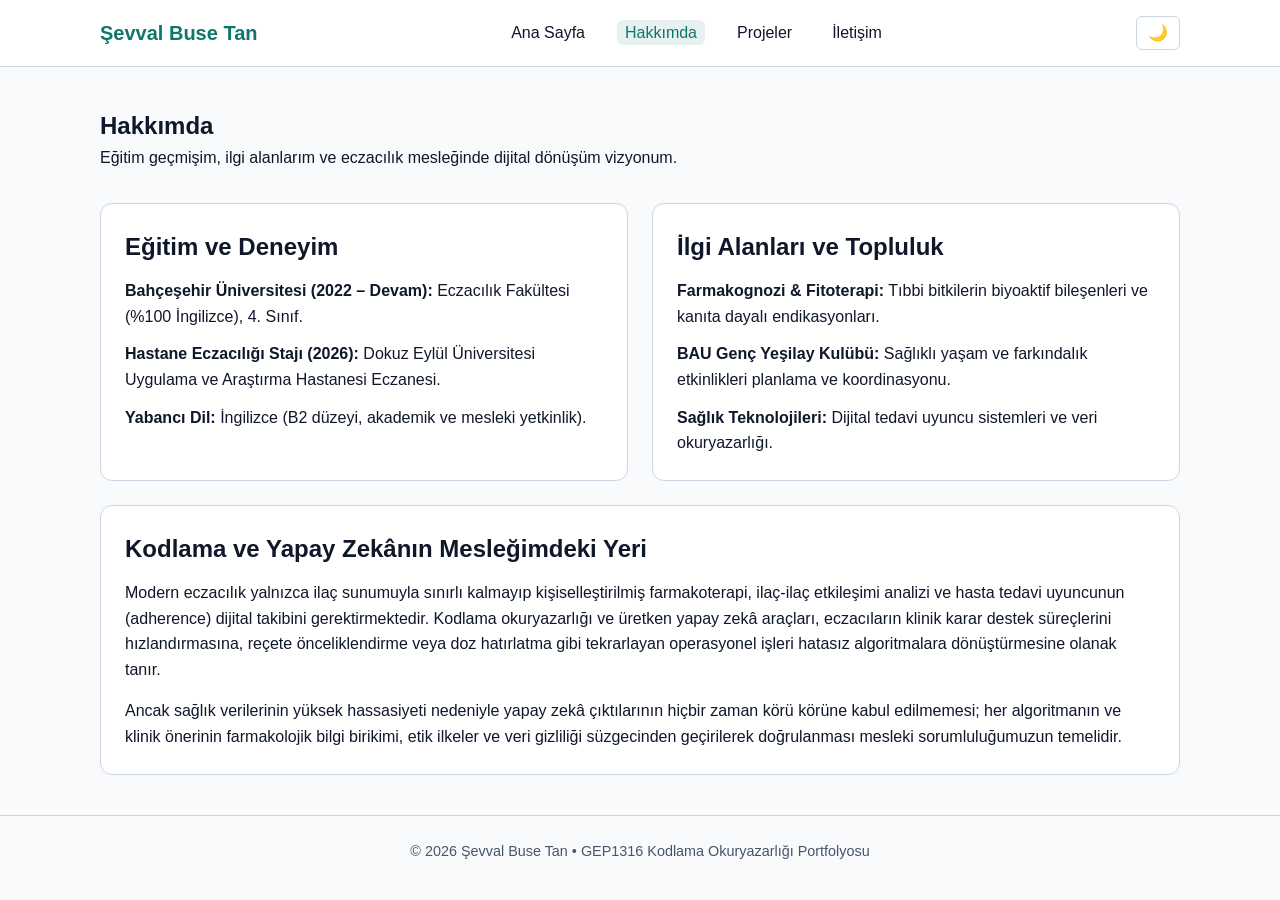
<file: hakkimda.html>
<!DOCTYPE html>
<html lang="tr">
<head>
  <meta charset="UTF-8">
  <meta name="viewport" content="width=device-width, initial-scale=1.0">
  <title>Hakkımda | Şevval Buse Tan</title>
  <link rel="stylesheet" href="style.css">
</head>
<body>
  <header class="site-header">
    <div class="container nav-wrapper">
      <a href="index.html" class="brand">Şevval Buse Tan</a>
      <button id="menu-toggle" class="menu-btn" aria-label="Menüyü aç/kapat" aria-expanded="false">☰</button>
      <nav id="main-nav" class="main-nav" aria-label="Ana Menü">
        <ul>
          <li><a href="index.html">Ana Sayfa</a></li>
          <li><a href="hakkimda.html" class="active">Hakkımda</a></li>
          <li><a href="projeler.html">Projeler</a></li>
          <li><a href="iletisim.html">İletişim</a></li>
        </ul>
      </nav>
      <button id="theme-toggle" class="theme-btn" aria-label="Karanlık modu değiştir">🌙</button>
    </div>
  </header>

  <main class="container">
    <section class="page-header">
      <h1>Hakkımda</h1>
      <p>Eğitim geçmişim, ilgi alanlarım ve eczacılık mesleğinde dijital dönüşüm vizyonum.</p>
    </section>

    <div class="grid-2">
      <article class="card">
        <h2>Eğitim ve Deneyim</h2>
        <ul class="clean-list">
          <li><strong>Bahçeşehir Üniversitesi (2022 – Devam):</strong> Eczacılık Fakültesi (%100 İngilizce), 4. Sınıf.</li>
          <li><strong>Hastane Eczacılığı Stajı (2026):</strong> Dokuz Eylül Üniversitesi Uygulama ve Araştırma Hastanesi Eczanesi.</li>
          <li><strong>Yabancı Dil:</strong> İngilizce (B2 düzeyi, akademik ve mesleki yetkinlik).</li>
        </ul>
      </article>

      <article class="card">
        <h2>İlgi Alanları ve Topluluk</h2>
        <ul class="clean-list">
          <li><strong>Farmakognozi & Fitoterapi:</strong> Tıbbi bitkilerin biyoaktif bileşenleri ve kanıta dayalı endikasyonları.</li>
          <li><strong>BAU Genç Yeşilay Kulübü:</strong> Sağlıklı yaşam ve farkındalık etkinlikleri planlama ve koordinasyonu.</li>
          <li><strong>Sağlık Teknolojileri:</strong> Dijital tedavi uyuncu sistemleri ve veri okuryazarlığı.</li>
        </ul>
      </article>
    </div>

    <article class="card featured-essay">
      <h2>Kodlama ve Yapay Zekânın Mesleğimdeki Yeri</h2>
      <p>
        Modern eczacılık yalnızca ilaç sunumuyla sınırlı kalmayıp kişiselleştirilmiş farmakoterapi, ilaç-ilaç etkileşimi analizi ve 
        hasta tedavi uyuncunun (adherence) dijital takibini gerektirmektedir. Kodlama okuryazarlığı ve üretken yapay zekâ araçları, 
        eczacıların klinik karar destek süreçlerini hızlandırmasına, reçete önceliklendirme veya doz hatırlatma gibi tekrarlayan 
        operasyonel işleri hatasız algoritmalara dönüştürmesine olanak tanır.
      </p>
      <p>
        Ancak sağlık verilerinin yüksek hassasiyeti nedeniyle yapay zekâ çıktılarının hiçbir zaman körü körüne kabul edilmemesi; 
        her algoritmanın ve klinik önerinin farmakolojik bilgi birikimi, etik ilkeler ve veri gizliliği süzgecinden geçirilerek 
        doğrulanması mesleki sorumluluğumuzun temelidir.
      </p>
    </article>
  </main>

  <footer class="site-footer">
    <div class="container">
      <p>© 2026 Şevval Buse Tan • GEP1316 Kodlama Okuryazarlığı Portfolyosu</p>
    </div>
  </footer>
  <script src="script.js"></script>
</body>
</html>
</file>
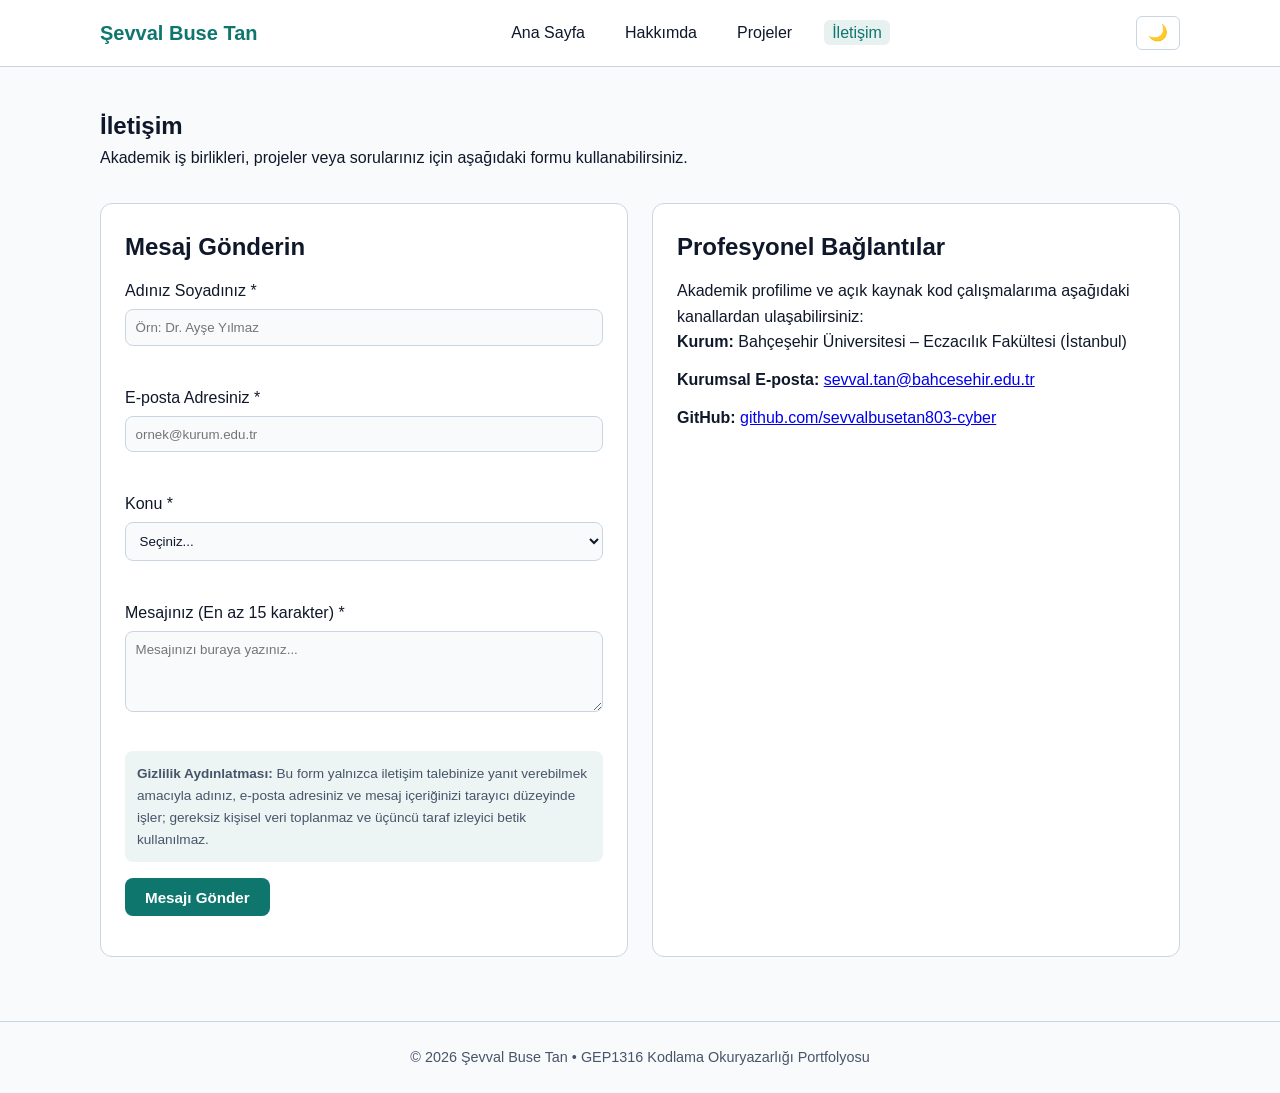
<file: iletisim.html>
<!DOCTYPE html>
<html lang="tr">
<head>
  <meta charset="UTF-8">
  <meta name="viewport" content="width=device-width, initial-scale=1.0">
  <title>İletişim | Şevval Buse Tan</title>
  <link rel="stylesheet" href="style.css">
</head>
<body>
  <header class="site-header">
    <div class="container nav-wrapper">
      <a href="index.html" class="brand">Şevval Buse Tan</a>
      <button id="menu-toggle" class="menu-btn" aria-label="Menüyü aç/kapat" aria-expanded="false">☰</button>
      <nav id="main-nav" class="main-nav" aria-label="Ana Menü">
        <ul>
          <li><a href="index.html">Ana Sayfa</a></li>
          <li><a href="hakkimda.html">Hakkımda</a></li>
          <li><a href="projeler.html">Projeler</a></li>
          <li><a href="iletisim.html" class="active">İletişim</a></li>
        </ul>
      </nav>
      <button id="theme-toggle" class="theme-btn" aria-label="Karanlık modu değiştir">🌙</button>
    </div>
  </header>

  <main class="container">
    <section class="page-header">
      <h1>İletişim</h1>
      <p>Akademik iş birlikleri, projeler veya sorularınız için aşağıdaki formu kullanabilirsiniz.</p>
    </section>

    <div class="grid-2">
      <section class="card">
        <h2>Mesaj Gönderin</h2>
        <form id="contact-form" novalidate>
          <div class="form-group">
            <label for="name">Adınız Soyadınız *</label>
            <input type="text" id="name" name="name" required placeholder="Örn: Dr. Ayşe Yılmaz">
            <small class="error-msg" id="name-error" aria-live="polite"></small>
          </div>

          <div class="form-group">
            <label for="email">E-posta Adresiniz *</label>
            <input type="email" id="email" name="email" required placeholder="ornek@kurum.edu.tr">
            <small class="error-msg" id="email-error" aria-live="polite"></small>
          </div>

          <div class="form-group">
            <label for="subject">Konu *</label>
            <select id="subject" name="subject" required>
              <option value="">Seçiniz...</option>
              <option value="akademik">Akademik / Araştırma</option>
              <option value="proje">Proje Geri Bildirimi</option>
              <option value="diger">Diğer</option>
            </select>
            <small class="error-msg" id="subject-error" aria-live="polite"></small>
          </div>

          <div class="form-group">
            <label for="message">Mesajınız (En az 15 karakter) *</label>
            <textarea id="message" name="message" rows="4" required placeholder="Mesajınızı buraya yazınız..."></textarea>
            <small class="error-msg" id="message-error" aria-live="polite"></small>
          </div>

          <p class="privacy-note">
            <strong>Gizlilik Aydınlatması:</strong> Bu form yalnızca iletişim talebinize yanıt verebilmek amacıyla adınız, e-posta adresiniz ve mesaj içeriğinizi tarayıcı düzeyinde işler; gereksiz kişisel veri toplanmaz ve üçüncü taraf izleyici betik kullanılmaz.
          </p>

          <button type="submit" class="btn primary">Mesajı Gönder</button>
          <div id="form-feedback" class="form-feedback" role="status" aria-live="polite"></div>
        </form>
      </section>

      <aside class="card">
        <h2>Profesyonel Bağlantılar</h2>
        <p>Akademik profilime ve açık kaynak kod çalışmalarıma aşağıdaki kanallardan ulaşabilirsiniz:</p>
        <ul class="clean-list">
          <li><strong>Kurum:</strong> Bahçeşehir Üniversitesi – Eczacılık Fakültesi (İstanbul)</li>
          <li><strong>Kurumsal E-posta:</strong> <a href="mailto:sevval.tan@bahcesehir.edu.tr">sevval.tan@bahcesehir.edu.tr</a></li>
          <li><strong>GitHub:</strong> <a href="https://github.com/sevvalbusetan803-cyber" target="_blank" rel="noopener noreferrer">github.com/sevvalbusetan803-cyber</a></li>
        </ul>
      </aside>
    </div>
  </main>

  <footer class="site-footer">
    <div class="container">
      <p>© 2026 Şevval Buse Tan • GEP1316 Kodlama Okuryazarlığı Portfolyosu</p>
    </div>
  </footer>
  <script src="script.js"></script>
</body>
</html>
</file>
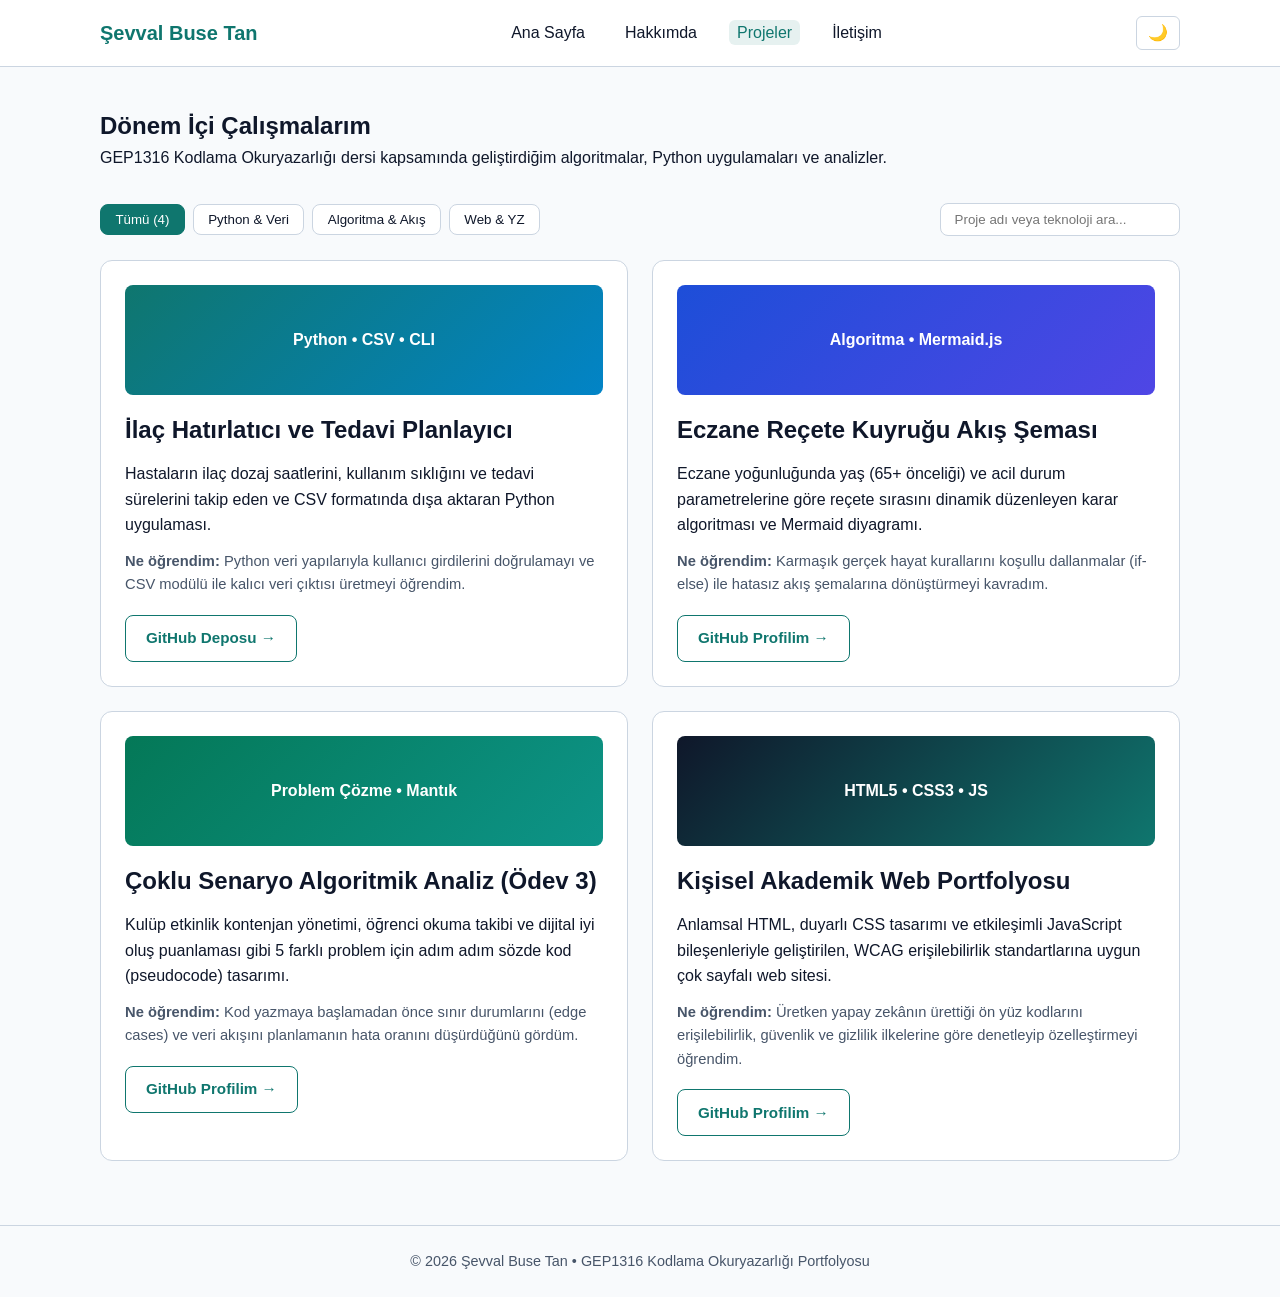
<file: projeler.html>
<!DOCTYPE html>
<html lang="tr">
<head>
  <meta charset="UTF-8">
  <meta name="viewport" content="width=device-width, initial-scale=1.0">
  <title>Projeler | Şevval Buse Tan</title>
  <link rel="stylesheet" href="style.css">
</head>
<body>
  <header class="site-header">
    <div class="container nav-wrapper">
      <a href="index.html" class="brand">Şevval Buse Tan</a>
      <button id="menu-toggle" class="menu-btn" aria-label="Menüyü aç/kapat" aria-expanded="false">☰</button>
      <nav id="main-nav" class="main-nav" aria-label="Ana Menü">
        <ul>
          <li><a href="index.html">Ana Sayfa</a></li>
          <li><a href="hakkimda.html">Hakkımda</a></li>
          <li><a href="projeler.html" class="active">Projeler</a></li>
          <li><a href="iletisim.html">İletişim</a></li>
        </ul>
      </nav>
      <button id="theme-toggle" class="theme-btn" aria-label="Karanlık modu değiştir">🌙</button>
    </div>
  </header>

  <main class="container">
    <section class="page-header">
      <h1>Dönem İçi Çalışmalarım</h1>
      <p>GEP1316 Kodlama Okuryazarlığı dersi kapsamında geliştirdiğim algoritmalar, Python uygulamaları ve analizler.</p>
    </section>

    <section class="filter-bar" aria-label="Proje Filtreleme">
      <div class="filter-buttons">
        <button class="filter-btn active" data-filter="all">Tümü (4)</button>
        <button class="filter-btn" data-filter="python">Python & Veri</button>
        <button class="filter-btn" data-filter="algoritma">Algoritma & Akış</button>
        <button class="filter-btn" data-filter="web">Web & YZ</button>
      </div>
      <div class="search-box">
        <label for="project-search" class="sr-only">Proje ara</label>
        <input type="search" id="project-search" placeholder="Proje adı veya teknoloji ara...">
      </div>
    </section>

    <section id="projects-grid" class="grid-2">
      <article class="card project-card" data-category="python">
        <div class="project-thumb thumb-1" role="img" aria-label="Python İlaç Hatırlatıcı terminal çıktısı temsili görseli">
          <span>Python • CSV • CLI</span>
        </div>
        <h2>İlaç Hatırlatıcı ve Tedavi Planlayıcı</h2>
        <p>Hastaların ilaç dozaj saatlerini, kullanım sıklığını ve tedavi sürelerini takip eden ve CSV formatında dışa aktaran Python uygulaması.</p>
        <p class="learned"><strong>Ne öğrendim:</strong> Python veri yapılarıyla kullanıcı girdilerini doğrulamayı ve CSV modülü ile kalıcı veri çıktısı üretmeyi öğrendim.</p>
        <a href="https://github.com/sevvalbusetan803-cyber/GEP1316-Illac-Hatirlatici" target="_blank" rel="noopener noreferrer" class="btn secondary">GitHub Deposu →</a>
      </article>

      <article class="card project-card" data-category="algoritma">
        <div class="project-thumb thumb-2" role="img" aria-label="Eczane Reçete Kuyruğu Akış Şeması diyagramı temsili görseli">
          <span>Algoritma • Mermaid.js</span>
        </div>
        <h2>Eczane Reçete Kuyruğu Akış Şeması</h2>
        <p>Eczane yoğunluğunda yaş (65+ önceliği) ve acil durum parametrelerine göre reçete sırasını dinamik düzenleyen karar algoritması ve Mermaid diyagramı.</p>
        <p class="learned"><strong>Ne öğrendim:</strong> Karmaşık gerçek hayat kurallarını koşullu dallanmalar (if-else) ile hatasız akış şemalarına dönüştürmeyi kavradım.</p>
        <a href="https://github.com/sevvalbusetan803-cyber" target="_blank" rel="noopener noreferrer" class="btn secondary">GitHub Profilim →</a>
      </article>

      <article class="card project-card" data-category="algoritma">
        <div class="project-thumb thumb-3" role="img" aria-label="Çoklu Senaryo Algoritmik Problem Çözümü temsili görseli">
          <span>Problem Çözme • Mantık</span>
        </div>
        <h2>Çoklu Senaryo Algoritmik Analiz (Ödev 3)</h2>
        <p>Kulüp etkinlik kontenjan yönetimi, öğrenci okuma takibi ve dijital iyi oluş puanlaması gibi 5 farklı problem için adım adım sözde kod (pseudocode) tasarımı.</p>
        <p class="learned"><strong>Ne öğrendim:</strong> Kod yazmaya başlamadan önce sınır durumlarını (edge cases) ve veri akışını planlamanın hata oranını düşürdüğünü gördüm.</p>
        <a href="https://github.com/sevvalbusetan803-cyber" target="_blank" rel="noopener noreferrer" class="btn secondary">GitHub Profilim →</a>
      </article>

      <article class="card project-card" data-category="web">
        <div class="project-thumb thumb-4" role="img" aria-label="Kişisel Web Portfolyosu ve Erişilebilirlik temsili görseli">
          <span>HTML5 • CSS3 • JS</span>
        </div>
        <h2>Kişisel Akademik Web Portfolyosu</h2>
        <p>Anlamsal HTML, duyarlı CSS tasarımı ve etkileşimli JavaScript bileşenleriyle geliştirilen, WCAG erişilebilirlik standartlarına uygun çok sayfalı web sitesi.</p>
        <p class="learned"><strong>Ne öğrendim:</strong> Üretken yapay zekânın ürettiği ön yüz kodlarını erişilebilirlik, güvenlik ve gizlilik ilkelerine göre denetleyip özelleştirmeyi öğrendim.</p>
        <a href="https://github.com/sevvalbusetan803-cyber" target="_blank" rel="noopener noreferrer" class="btn secondary">GitHub Profilim →</a>
      </article>
    </section>
  </main>

  <footer class="site-footer">
    <div class="container">
      <p>© 2026 Şevval Buse Tan • GEP1316 Kodlama Okuryazarlığı Portfolyosu</p>
    </div>
  </footer>
  <script src="script.js"></script>
</body>
</html>
</file>
<file: style.css>
:root {
  --bg: #f8fafc;
  --surface: #ffffff;
  --text: #0f172a;
  --muted: #475569;
  --primary: #0f766e;
  --primary-dark: #115e59;
  --border: #cbd5e1;
  --error: #b91c1c;
  --success: #15803d;
}

body.dark-mode {
  --bg: #0f172a;
  --surface: #1e293b;
  --text: #f1f5f9;
  --muted: #cbd5e1;
  --primary: #2dd4bf;
  --primary-dark: #14b8a6;
  --border: #334155;
  --error: #f87171;
  --success: #4ade80;
}

* {
  box-sizing: border-box;
  margin: 0;
  padding: 0;
}

body {
  font-family: -apple-system, BlinkMacSystemFont, "Segoe UI", Roboto, sans-serif;
  background-color: var(--bg);
  color: var(--text);
  line-height: 1.6;
  transition: background-color 0.2s, color 0.2s;
}

a:focus-visible, button:focus-visible, input:focus-visible, select:focus-visible, textarea:focus-visible {
  outline: 3px solid var(--primary);
  outline-offset: 2px;
}

.container {
  width: 92%;
  max-width: 1080px;
  margin: 0 auto;
}

.site-header {
  background-color: var(--surface);
  border-bottom: 1px solid var(--border);
  position: sticky;
  top: 0;
  z-index: 100;
}

.nav-wrapper {
  display: flex;
  align-items: center;
  justify-content: space-between;
  padding: 1rem 0;
}

.brand {
  font-size: 1.25rem;
  font-weight: 700;
  color: var(--primary);
  text-decoration: none;
}

.main-nav ul {
  display: flex;
  list-style: none;
  gap: 1.5rem;
}

.main-nav a {
  text-decoration: none;
  color: var(--text);
  font-weight: 500;
  padding: 0.25rem 0.5rem;
  border-radius: 6px;
}

.main-nav a.active, .main-nav a:hover {
  color: var(--primary);
  background-color: rgba(15, 118, 110, 0.1);
}

.theme-btn, .menu-btn {
  background: transparent;
  border: 1px solid var(--border);
  color: var(--text);
  padding: 0.4rem 0.7rem;
  border-radius: 6px;
  cursor: pointer;
  font-size: 1rem;
}

.menu-btn {
  display: none;
}

main {
  padding: 2.5rem 0;
  min-height: 78vh;
}

.hero {
  display: flex;
  align-items: center;
  gap: 2.5rem;
  background: var(--surface);
  padding: 2.5rem;
  border-radius: 14px;
  border: 1px solid var(--border);
  margin-bottom: 2.5rem;
}

.hero-avatar img, .avatar-fallback {
  width: 150px;
  height: 150px;
  border-radius: 50%;
  object-fit: cover;
  border: 3px solid var(--primary);
}

.avatar-fallback {
  align-items: center;
  justify-content: center;
  background-color: var(--primary);
  color: #ffffff;
  font-size: 2.2rem;
  font-weight: 700;
}

.badge {
  display: inline-block;
  background: rgba(15, 118, 110, 0.12);
  color: var(--primary);
  padding: 0.25rem 0.75rem;
  border-radius: 999px;
  font-size: 0.85rem;
  font-weight: 600;
  margin-bottom: 0.75rem;
}

.hero h1 {
  font-size: 2rem;
  margin-bottom: 0.75rem;
}

.hero p {
  color: var(--muted);
  margin-bottom: 1.5rem;
}

.hero-actions {
  display: flex;
  gap: 1rem;
  flex-wrap: wrap;
}

.btn {
  display: inline-block;
  padding: 0.65rem 1.25rem;
  border-radius: 8px;
  text-decoration: none;
  font-weight: 600;
  cursor: pointer;
  border: none;
  font-size: 0.95rem;
}

.btn.primary {
  background-color: var(--primary);
  color: #ffffff;
}

body.dark-mode .btn.primary {
  color: #0f172a;
}

.btn.primary:hover {
  background-color: var(--primary-dark);
}

.btn.secondary {
  border: 1px solid var(--primary);
  color: var(--primary);
  background: transparent;
}

.grid-3 {
  display: grid;
  grid-template-columns: repeat(3, 1fr);
  gap: 1.5rem;
  margin-top: 1.25rem;
}

.grid-2 {
  display: grid;
  grid-template-columns: repeat(2, 1fr);
  gap: 1.5rem;
  margin-bottom: 1.5rem;
}

.card {
  background: var(--surface);
  border: 1px solid var(--border);
  border-radius: 12px;
  padding: 1.5rem;
}

.card h2, .card h3 {
  margin-bottom: 0.75rem;
}

.page-header {
  margin-bottom: 2rem;
}

.clean-list {
  list-style: none;
  display: flex;
  flex-direction: column;
  gap: 0.75rem;
}

.featured-essay p + p {
  margin-top: 1rem;
}

.filter-bar {
  display: flex;
  justify-content: space-between;
  align-items: center;
  gap: 1rem;
  margin-bottom: 1.5rem;
  flex-wrap: wrap;
}

.filter-buttons {
  display: flex;
  gap: 0.5rem;
  flex-wrap: wrap;
}

.filter-btn {
  padding: 0.45rem 0.9rem;
  border: 1px solid var(--border);
  background: var(--surface);
  color: var(--text);
  border-radius: 8px;
  cursor: pointer;
  font-weight: 500;
}

.filter-btn.active {
  background: var(--primary);
  color: #ffffff;
  border-color: var(--primary);
}

body.dark-mode .filter-btn.active {
  color: #0f172a;
}

.search-box input {
  padding: 0.5rem 0.85rem;
  border: 1px solid var(--border);
  border-radius: 8px;
  background: var(--surface);
  color: var(--text);
  min-width: 240px;
}

.project-thumb {
  height: 110px;
  border-radius: 8px;
  display: flex;
  align-items: center;
  justify-content: center;
  font-weight: 700;
  color: #ffffff;
  margin-bottom: 1rem;
}

.thumb-1 { background: linear-gradient(135deg, #0f766e, #0284c7); }
.thumb-2 { background: linear-gradient(135deg, #1d4ed8, #4f46e5); }
.thumb-3 { background: linear-gradient(135deg, #047857, #0d9488); }
.thumb-4 { background: linear-gradient(135deg, #0f172a, #0f766e); }

.learned {
  margin: 0.75rem 0 1.1rem;
  font-size: 0.92rem;
  color: var(--muted);
}

.form-group {
  margin-bottom: 1rem;
  display: flex;
  flex-direction: column;
  gap: 0.35rem;
}

.form-group input, .form-group select, .form-group textarea {
  padding: 0.6rem;
  border: 1px solid var(--border);
  border-radius: 8px;
  background: var(--bg);
  color: var(--text);
  font-family: inherit;
}

.error-msg {
  color: var(--error);
  font-size: 0.85rem;
  min-height: 1.1rem;
}

.privacy-note {
  font-size: 0.85rem;
  color: var(--muted);
  margin-bottom: 1rem;
  background: rgba(15, 118, 110, 0.08);
  padding: 0.75rem;
  border-radius: 8px;
}

.form-feedback {
  margin-top: 1rem;
  font-weight: 600;
  color: var(--success);
}

.sr-only {
  position: absolute;
  width: 1px;
  height: 1px;
  overflow: hidden;
  clip: rect(0, 0, 0, 0);
}

.site-footer {
  border-top: 1px solid var(--border);
  padding: 1.5rem 0;
  text-align: center;
  color: var(--muted);
  font-size: 0.9rem;
}

@media (max-width: 900px) {
  .grid-3 {
    grid-template-columns: repeat(2, 1fr);
  }
  .hero {
    flex-direction: column;
    text-align: center;
  }
  .hero-actions {
    justify-content: center;
  }
}

@media (max-width: 640px) {
  .grid-3, .grid-2 {
    grid-template-columns: 1fr;
  }
  .menu-btn {
    display: inline-block;
  }
  .main-nav {
    display: none;
    position: absolute;
    top: 100%;
    left: 0;
    right: 0;
    background: var(--surface);
    border-bottom: 1px solid var(--border);
    padding: 1rem;
  }
  .main-nav.open {
    display: block;
  }
  .main-nav ul {
    flex-direction: column;
    gap: 0.75rem;
  }
}
</file>
